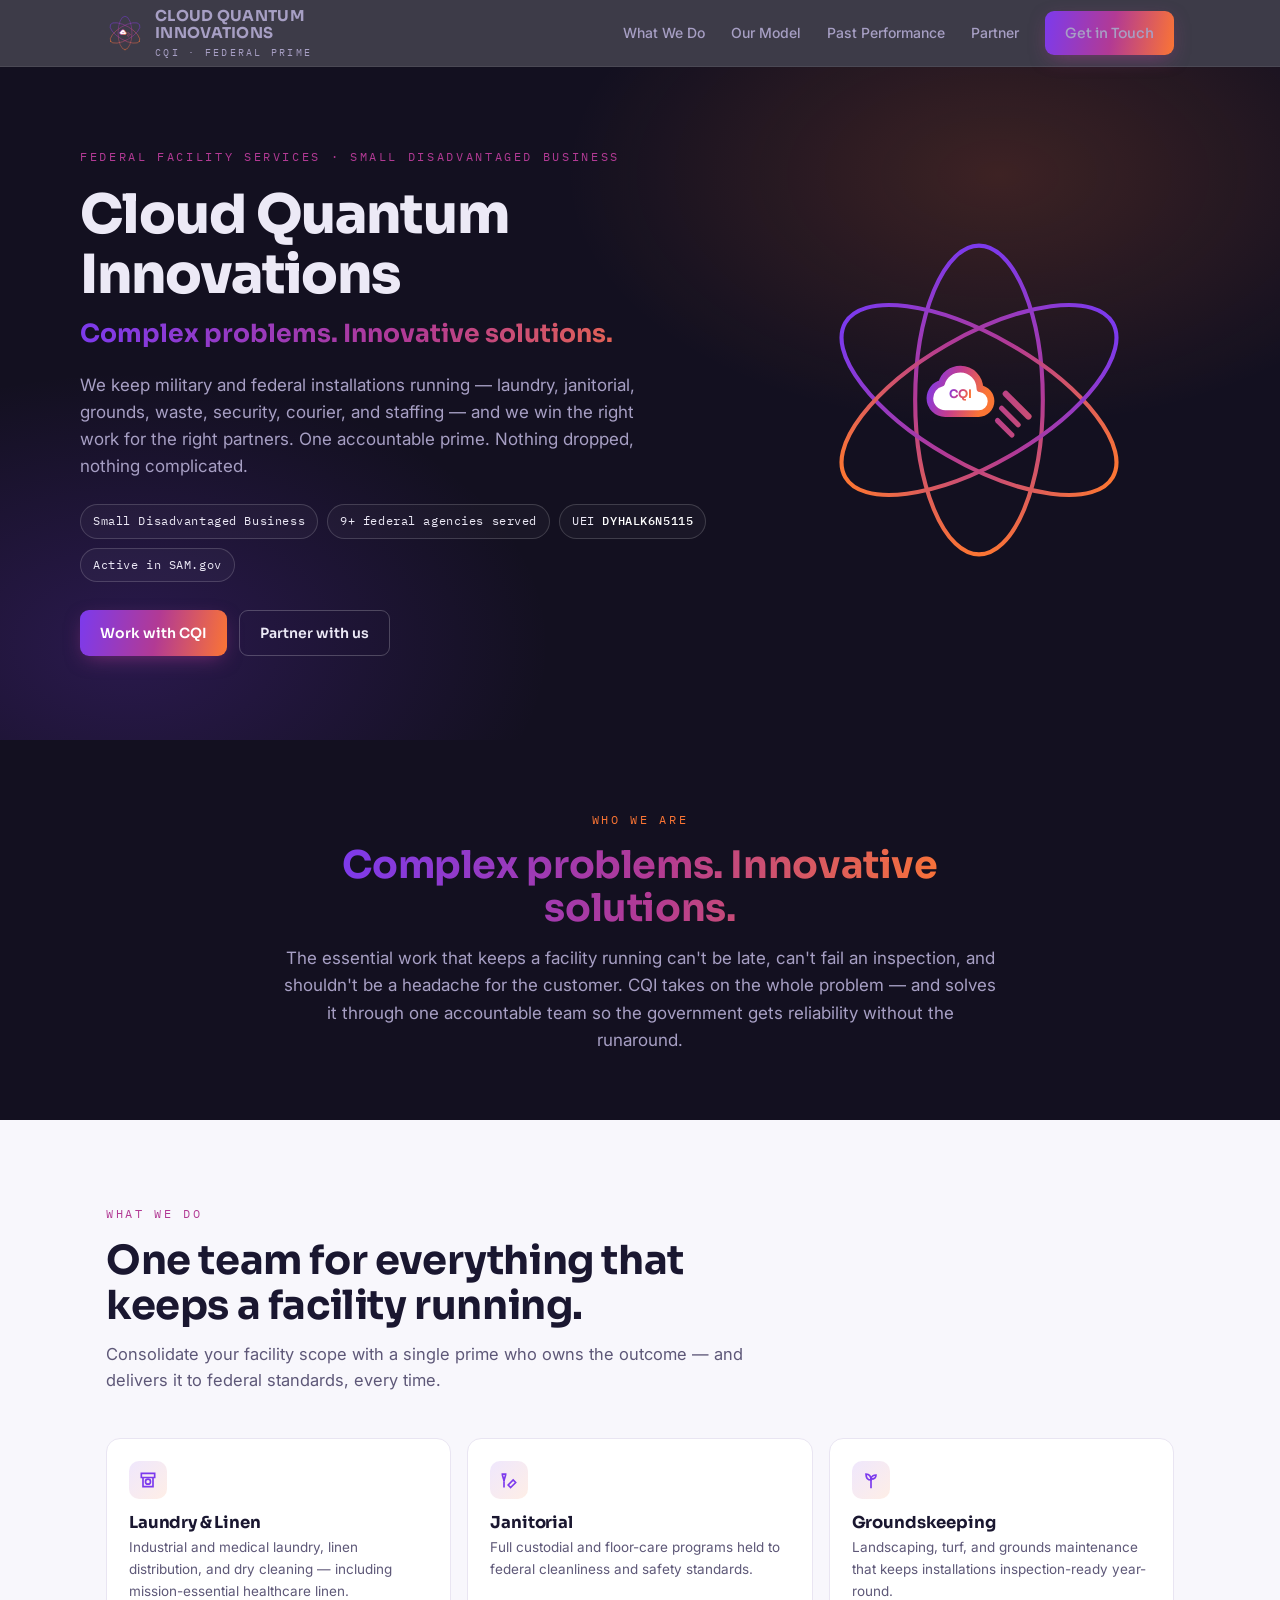
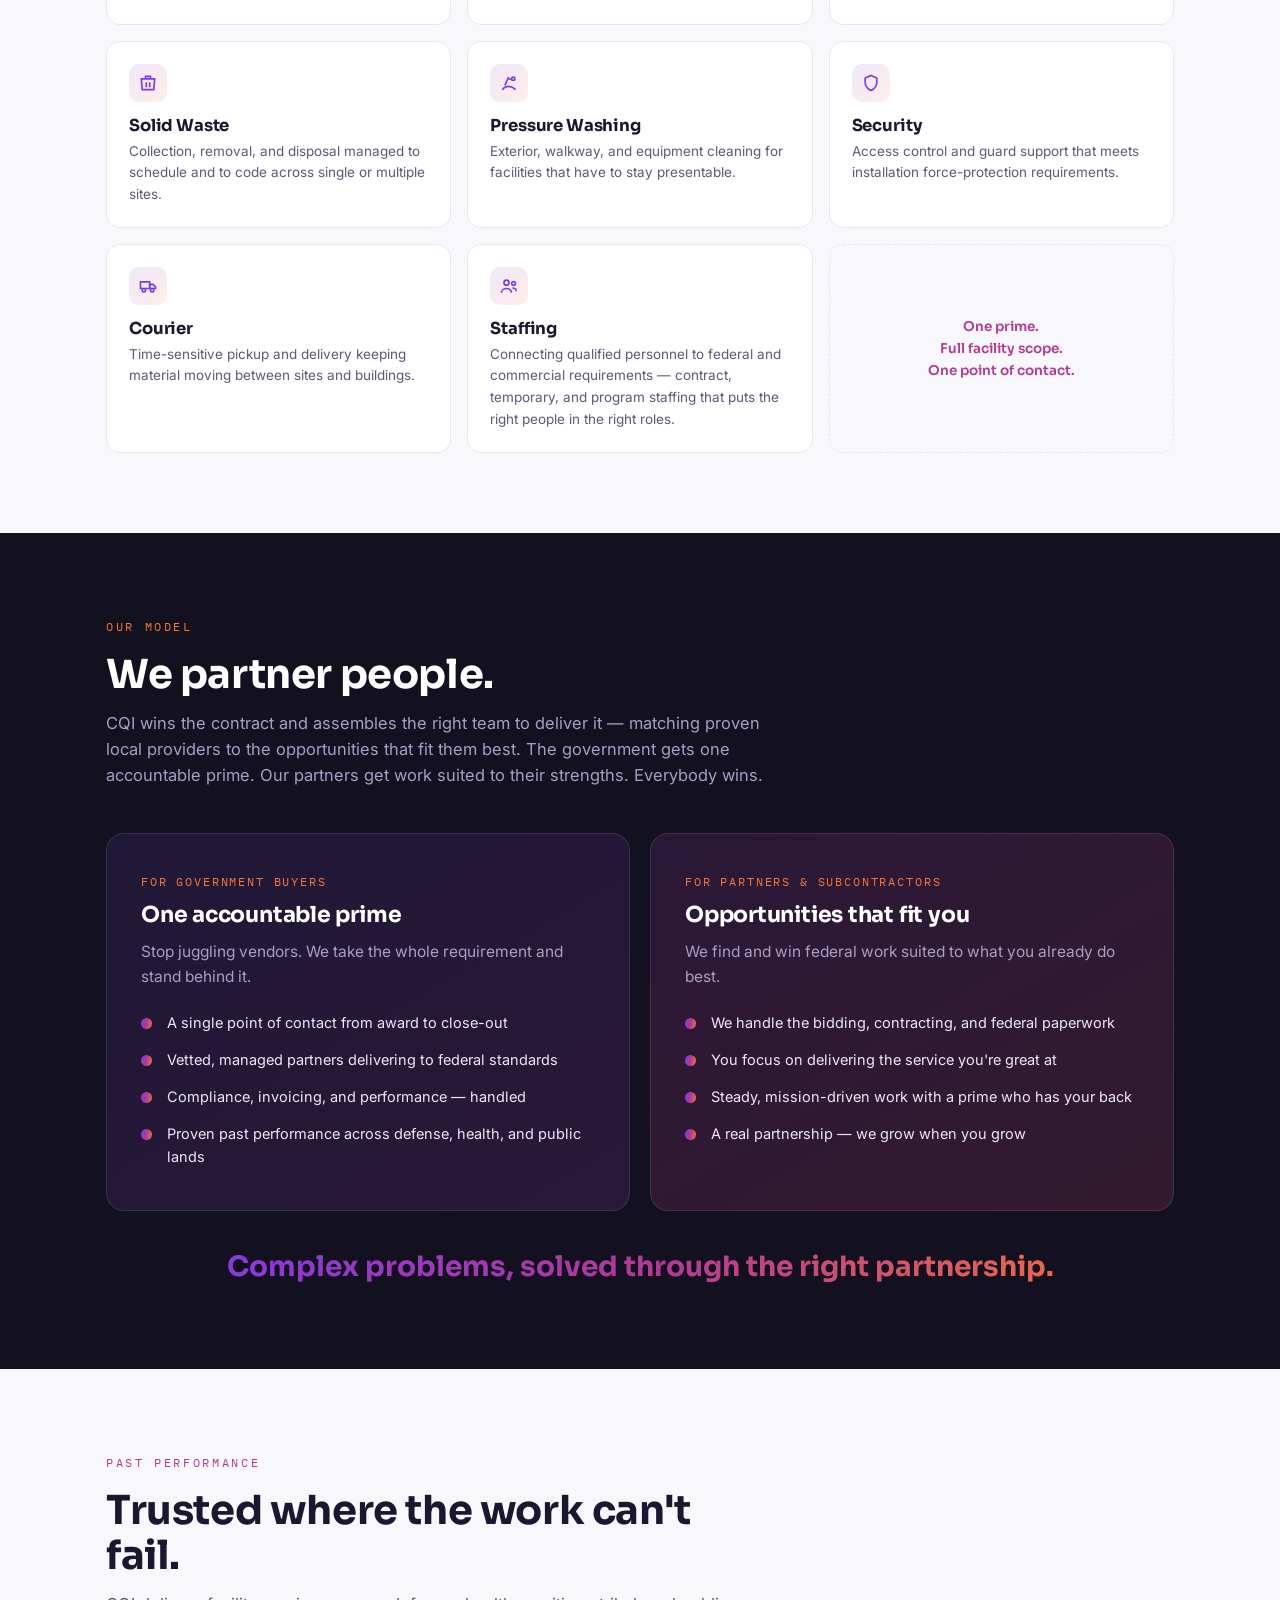
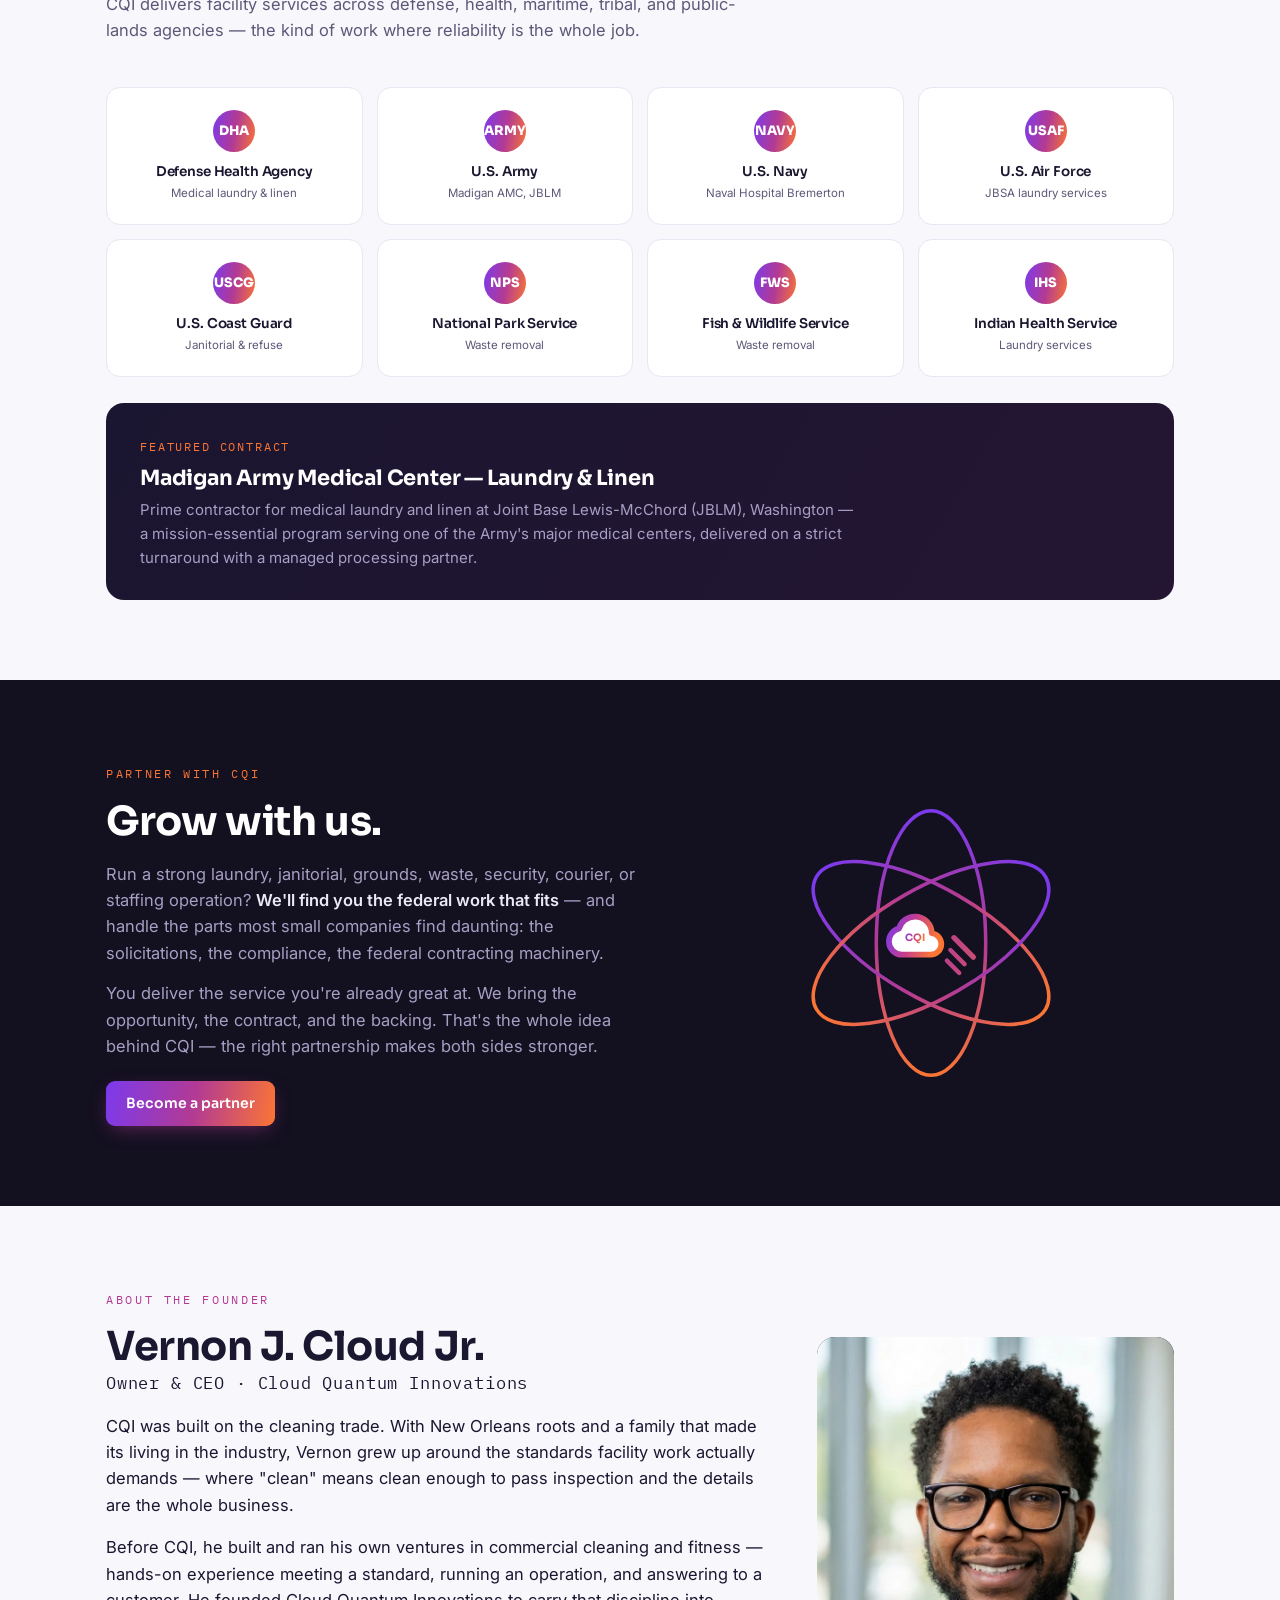
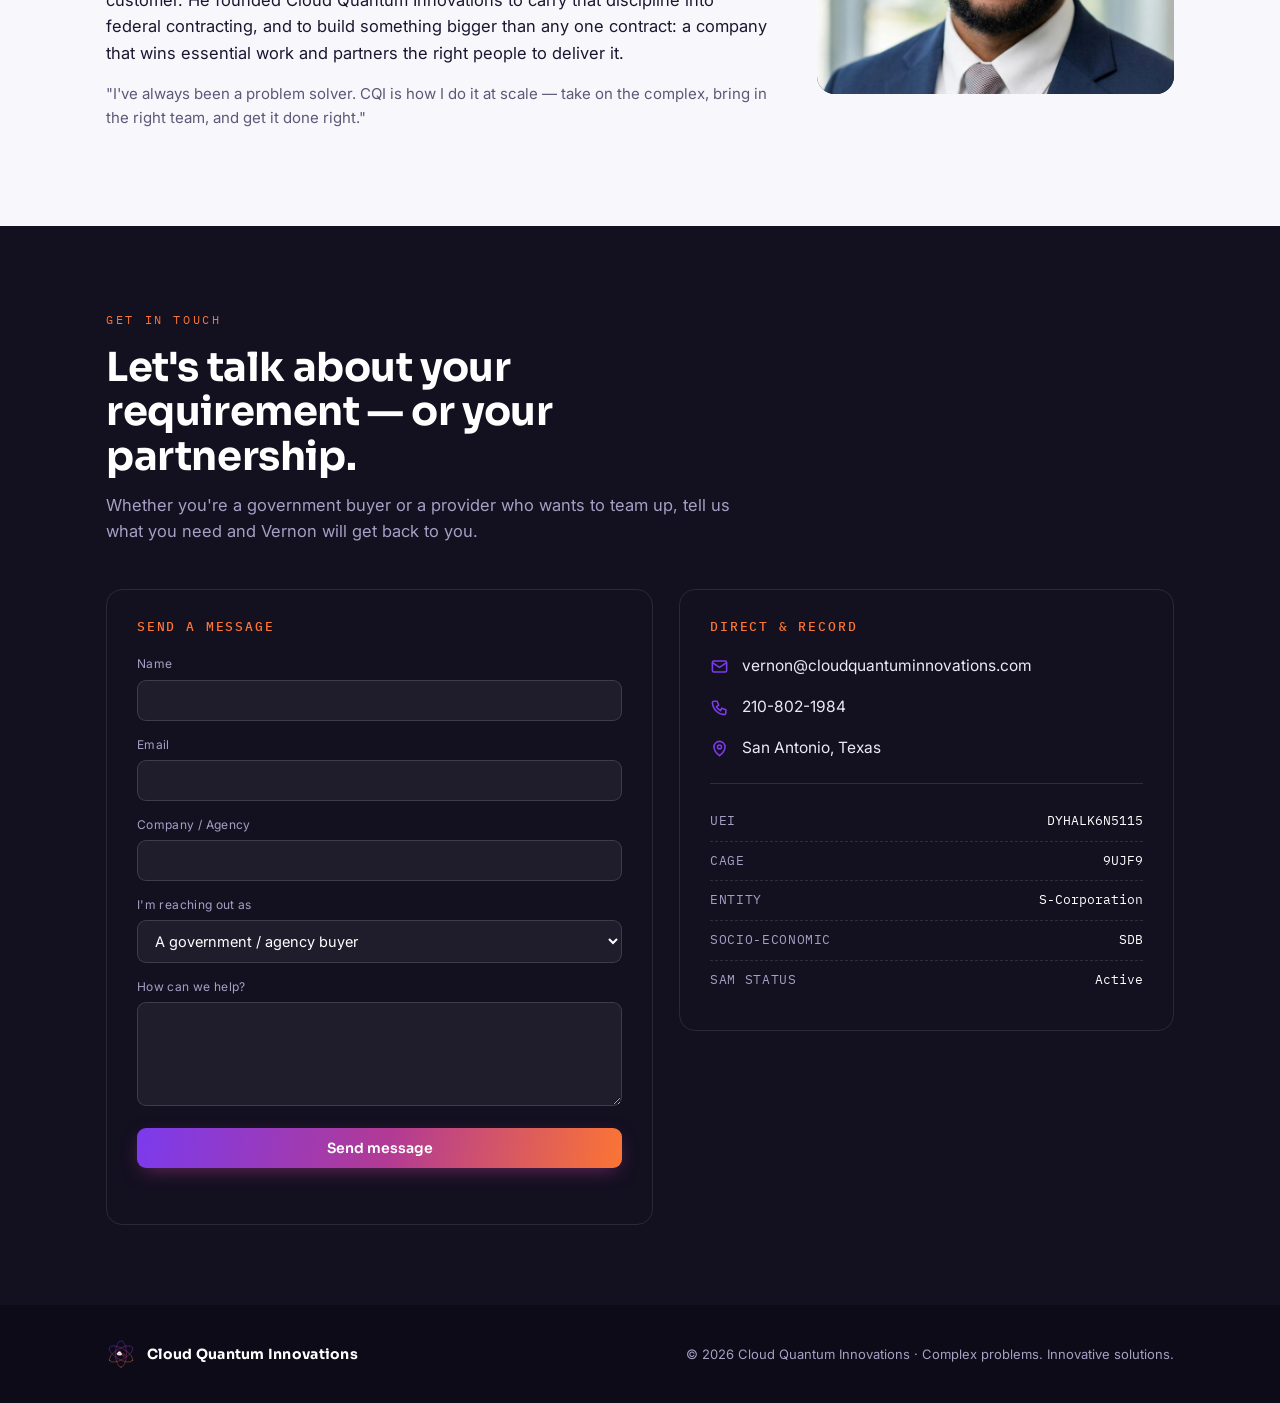
<file: index.html>
<!DOCTYPE html>
<html lang="en">
<head>
<meta charset="UTF-8">
<meta name="viewport" content="width=device-width, initial-scale=1.0">
<title>Cloud Quantum Innovations — Federal Facility Services | Complex Problems. Innovative Solutions.</title>
<meta name="description" content="Cloud Quantum Innovations (CQI) is a federal facility-services prime contractor and small disadvantaged business. We solve complex facility problems for military and federal installations — laundry, janitorial, grounds, waste, security, courier, staffing — and partner the right teams to deliver them.">
<link rel="canonical" href="https://cloudquantuminnovations.com/">
<link rel="icon" type="image/png" sizes="32x32" href="favicon-32.png">
<link rel="apple-touch-icon" href="apple-touch-icon.png">
<meta name="theme-color" content="#131020">
<meta property="og:type" content="website">
<meta property="og:site_name" content="Cloud Quantum Innovations">
<meta property="og:title" content="Cloud Quantum Innovations — Federal Facility Services">
<meta property="og:description" content="One accountable prime for laundry, janitorial, grounds, waste, security, courier and staffing at military and federal installations. San Antonio, TX · SDB · UEI DYHALK6N5115 · CAGE 9UJF9.">
<meta property="og:url" content="https://cloudquantuminnovations.com/">
<meta property="og:image" content="https://cloudquantuminnovations.com/og-image.png">
<meta property="og:image:width" content="1200">
<meta property="og:image:height" content="630">
<meta name="twitter:card" content="summary_large_image">
<script type="application/ld+json">
{"@context":"https://schema.org","@type":"Organization","name":"Cloud Quantum Innovations","alternateName":"CQI","url":"https://cloudquantuminnovations.com/","logo":"https://cloudquantuminnovations.com/icon-512.png","image":"https://cloudquantuminnovations.com/og-image.png","slogan":"Complex problems. Innovative solutions.","email":"vernon@cloudquantuminnovations.com","telephone":"+1-210-802-1984","address":{"@type":"PostalAddress","addressLocality":"San Antonio","addressRegion":"TX","addressCountry":"US"},"founder":{"@type":"Person","name":"Vernon J. Cloud Jr.","jobTitle":"Owner & CEO"},"identifier":[{"@type":"PropertyValue","propertyID":"UEI","value":"DYHALK6N5115"},{"@type":"PropertyValue","propertyID":"CAGE","value":"9UJF9"}]}
</script>
<link rel="preconnect" href="https://fonts.googleapis.com">
<link rel="preconnect" href="https://fonts.gstatic.com" crossorigin>
<link href="https://fonts.googleapis.com/css2?family=Sora:wght@400;600;700;800&family=Inter:wght@400;500;600&family=IBM+Plex+Mono:wght@400;500&display=swap" rel="stylesheet">
<style>
  :root{
    --ink:#131020;--ink2:#1A1530;--panel:#F8F7FC;--card:#FFFFFF;--line:#E9E5F2;
    --v:#7C3AED;--m:#B23A94;--o:#FB7534;
    --td:#ECE9F6;--mutd:#A79FC4;--tl:#1A1730;--mutl:#5E5878;
    --grad:linear-gradient(100deg,#7C3AED 0%,#B23A94 52%,#FB7534 100%);
    --maxw:1120px;
  }
  *{box-sizing:border-box;margin:0;padding:0}
  html{scroll-behavior:smooth}
  body{font-family:'Inter',system-ui,sans-serif;color:var(--tl);background:var(--card);line-height:1.6;-webkit-font-smoothing:antialiased}
  a{color:inherit;text-decoration:none}
  h1,h2,h3{font-family:'Sora',sans-serif;line-height:1.12;letter-spacing:-0.01em}
  .wrap{max-width:var(--maxw);margin:0 auto;padding:0 26px}
  .eyebrow{font-family:'IBM Plex Mono',monospace;font-size:12px;letter-spacing:.22em;text-transform:uppercase;color:var(--m)}
  .grad-text{background:var(--grad);-webkit-background-clip:text;background-clip:text;color:transparent}

  header{position:sticky;top:0;z-index:50;background:rgba(19,16,32,.82);backdrop-filter:blur(12px);border-bottom:1px solid rgba(255,255,255,.07)}
  .nav{display:flex;align-items:center;justify-content:space-between;height:66px}
  .brand{display:flex;align-items:center;gap:11px;color:var(--td)}
  .brand .mark{width:38px;height:38px;flex:none}
  .brand b{font-family:'Sora';font-weight:700;font-size:15px;letter-spacing:.02em;line-height:1.05}
  .brand span{display:block;font-family:'IBM Plex Mono',monospace;font-size:9.5px;letter-spacing:.24em;color:var(--mutd);text-transform:uppercase;margin-top:2px}
  .navlinks{display:flex;align-items:center;gap:26px}
  .navlinks a{color:var(--mutd);font-size:14px;font-weight:500;transition:color .2s}
  .navlinks a:hover{color:var(--td)}
  .btn{display:inline-flex;align-items:center;gap:8px;font-family:'Sora';font-weight:600;font-size:14px;padding:11px 20px;border-radius:9px;transition:transform .15s,box-shadow .2s;white-space:nowrap;cursor:pointer;border:none}
  .btn-grad{background:var(--grad);color:#fff;box-shadow:0 6px 20px -6px rgba(178,58,148,.6)}
  .btn-grad:hover{transform:translateY(-1px);box-shadow:0 10px 26px -6px rgba(178,58,148,.7)}
  .btn-ghost{border:1px solid rgba(255,255,255,.22);color:var(--td);background:transparent}
  .btn-ghost:hover{border-color:rgba(255,255,255,.5)}

  .hero{position:relative;background:var(--ink);color:var(--td);overflow:hidden}
  .hero::before{content:"";position:absolute;inset:0;background:
      radial-gradient(720px 420px at 78% 16%,rgba(251,117,52,.18),transparent 60%),
      radial-gradient(680px 440px at 10% 86%,rgba(124,58,237,.22),transparent 62%)}
  .hero-inner{position:relative;display:grid;grid-template-columns:1.18fr .82fr;gap:40px;align-items:center;padding:76px 0 84px}
  .hero h1{font-size:clamp(34px,4.6vw,54px);font-weight:800;margin:16px 0 8px;letter-spacing:-.02em}
  .hero .tag{font-family:'Sora';font-weight:700;font-size:clamp(18px,2.3vw,25px);margin-bottom:18px}
  .hero p.lead{color:var(--mutd);font-size:17px;max-width:34em;margin-bottom:24px}
  .chips{display:flex;flex-wrap:wrap;gap:9px;margin-bottom:28px}
  .chip{font-family:'IBM Plex Mono',monospace;font-size:11.5px;letter-spacing:.05em;padding:7px 12px;border:1px solid rgba(255,255,255,.16);border-radius:100px;color:var(--td);background:rgba(255,255,255,.03)}
  .chip b{color:#fff;font-weight:500}
  .hero-cta{display:flex;gap:12px;flex-wrap:wrap}
  .heromark{justify-self:center;width:100%;max-width:350px}

  section{padding:80px 0}
  .sec-head{max-width:660px;margin-bottom:44px}
  .sec-head h2{font-size:clamp(28px,3.6vw,40px);font-weight:700;margin:14px 0 12px}
  .sec-head p{color:var(--mutl);font-size:16.5px}
  .light{background:var(--panel)}
  .dark{background:var(--ink);color:var(--td)}
  .dark .sec-head h2{color:#fff}.dark .sec-head p{color:var(--mutd)}

  /* promise band */
  .promise{background:var(--ink);color:var(--td);text-align:center;padding:66px 0}
  .promise h2{font-size:clamp(26px,3.4vw,38px);font-weight:700;max-width:16em;margin:12px auto 16px}
  .promise p{color:var(--mutd);font-size:17px;max-width:42em;margin:0 auto}

  .cap-grid{display:grid;grid-template-columns:repeat(3,1fr);gap:16px}
  .cap{background:var(--card);border:1px solid var(--line);border-radius:14px;padding:22px;transition:border-color .2s,transform .2s,box-shadow .2s}
  .cap:hover{border-color:transparent;transform:translateY(-3px);box-shadow:0 16px 40px -20px rgba(124,58,237,.45)}
  .cap .ic{width:38px;height:38px;border-radius:10px;display:grid;place-items:center;background:linear-gradient(135deg,rgba(124,58,237,.12),rgba(251,117,52,.12));margin-bottom:15px}
  .cap .ic svg{width:20px;height:20px}
  .cap h3{font-size:16.5px;font-weight:700;margin-bottom:5px}
  .cap p{font-size:13.5px;color:var(--mutl)}

  /* model / partnership */
  .model-grid{display:grid;grid-template-columns:1fr 1fr;gap:20px;margin-top:10px}
  .mcard{border-radius:18px;padding:34px;border:1px solid rgba(255,255,255,.1)}
  .mcard .tagn{font-family:'IBM Plex Mono',monospace;font-size:11.5px;letter-spacing:.16em;text-transform:uppercase;color:var(--o)}
  .mcard h3{font-size:22px;color:#fff;margin:10px 0 12px}
  .mcard p{color:var(--mutd);font-size:15.5px;margin-bottom:14px}
  .mcard ul{list-style:none}
  .mcard li{color:var(--td);font-size:14.5px;padding:7px 0 7px 26px;position:relative}
  .mcard li::before{content:"";position:absolute;left:0;top:14px;width:11px;height:11px;border-radius:50%;background:var(--grad)}
  .model-underline{text-align:center;margin-top:34px;font-family:'Sora';font-weight:700;font-size:clamp(20px,2.6vw,28px)}

  .pp-grid{display:grid;grid-template-columns:repeat(4,1fr);gap:14px;margin-bottom:26px}
  .agency{background:var(--card);border:1px solid var(--line);border-radius:14px;padding:22px 16px;text-align:center}
  .agency .seal{width:42px;height:42px;margin:0 auto 11px;border-radius:50%;background:var(--grad);display:grid;place-items:center;color:#fff;font-family:'Sora';font-weight:800;font-size:13px}
  .agency h3{font-size:13.5px;font-weight:600;line-height:1.3}
  .agency p{font-size:11.5px;color:var(--mutl);margin-top:3px}
  .featured{display:flex;gap:26px;align-items:center;background:linear-gradient(120deg,#1A1530,#241633);color:var(--td);border-radius:18px;padding:30px 34px}
  .featured .tagn{font-family:'IBM Plex Mono',monospace;font-size:11.5px;letter-spacing:.16em;color:var(--o);text-transform:uppercase}
  .featured h3{font-size:21px;color:#fff;margin:8px 0 8px}
  .featured p{color:var(--mutd);font-size:15px;max-width:48em}

  /* partner band */
  .partner-inner{display:grid;grid-template-columns:1fr .9fr;gap:44px;align-items:center}
  .partner-inner .mk{width:78%;max-width:300px;justify-self:center}
  .partner h2{font-size:clamp(28px,3.6vw,40px);font-weight:700;margin:14px 0 16px;color:#fff}
  .partner p{color:var(--mutd);font-size:16.5px;margin-bottom:14px}
  .partner .k{color:var(--td);font-weight:600}

  .about-grid{display:grid;grid-template-columns:1.3fr .7fr;gap:48px;align-items:center}
  .about p{font-size:16.5px;color:var(--tl);margin-bottom:16px}
  .about p.muted{color:var(--mutl);font-size:15px}
  .role-line{font-family:'IBM Plex Mono',monospace;font-size:12.5px;letter-spacing:.05em;color:var(--mutl);margin:-6px 0 18px}
  .about .portrait{position:relative;aspect-ratio:1;border-radius:18px;background:var(--ink);display:grid;place-items:center;overflow:hidden}
  .about .portrait svg{width:64%}
  .founder-photo{position:absolute;inset:0;width:100%;height:100%;object-fit:cover}

  .contact{background:var(--ink);color:var(--td)}
  .contact .sec-head h2{color:#fff}.contact .sec-head p{color:var(--mutd)}
  .contact-grid{display:grid;grid-template-columns:1.05fr .95fr;gap:26px;align-items:start}
  .cbox{border:1px solid rgba(255,255,255,.1);border-radius:16px;padding:30px}
  .cbox h3{font-size:13px;font-family:'IBM Plex Mono',monospace;letter-spacing:.14em;text-transform:uppercase;color:var(--o);margin-bottom:20px;font-weight:500}
  .cform label{display:block;font-size:12px;color:var(--mutd);margin:0 0 6px;letter-spacing:.03em}
  .cform input,.cform select,.cform textarea{width:100%;background:rgba(255,255,255,.05);border:1px solid rgba(255,255,255,.14);border-radius:9px;padding:11px 13px;color:#fff;font-family:'Inter';font-size:14.5px;margin-bottom:14px}
  .cform textarea{min-height:104px;resize:vertical}
  .cform input:focus,.cform select:focus,.cform textarea:focus{outline:none;border-color:var(--m)}
  .cform select option{color:#111}
  .cform button{width:100%;justify-content:center}
  #cf-msg{margin-top:12px;font-size:14px;color:var(--o);min-height:1em}
  .cline{display:flex;align-items:center;gap:13px;margin-bottom:16px}
  .cline svg{width:19px;height:19px;flex:none;color:var(--v)}
  .cline a,.cline span{font-size:15.5px;color:var(--td)}.cline a:hover{color:#fff}
  .record{font-family:'IBM Plex Mono',monospace;font-size:13px;margin-top:22px;border-top:1px solid rgba(255,255,255,.12);padding-top:18px}
  .record .row{display:flex;justify-content:space-between;gap:16px;padding:9px 0;border-bottom:1px dashed rgba(255,255,255,.12)}
  .record .row:last-child{border-bottom:none}
  .record .k{color:var(--mutd);letter-spacing:.05em}.record .val{color:#fff;text-align:right}

  footer{background:#0E0B18;color:var(--mutd);padding:34px 0}
  .foot{display:flex;justify-content:space-between;align-items:center;gap:16px;flex-wrap:wrap;font-size:13px}
  .foot .brand b{font-size:14px}

  .reveal{opacity:0;transform:translateY(18px);transition:opacity .7s ease,transform .7s ease}
  .reveal.in{opacity:1;transform:none}

  @media(max-width:860px){
    .navlinks{display:none}
    .hero-inner{grid-template-columns:1fr;gap:24px;padding:54px 0 60px}
    .heromark{grid-row:1;max-width:220px}
    .cap-grid{grid-template-columns:1fr 1fr}
    .model-grid{grid-template-columns:1fr}
    .pp-grid{grid-template-columns:1fr 1fr}
    .featured{flex-direction:column;text-align:center}
    .partner-inner{grid-template-columns:1fr}.partner-inner .mk{grid-row:1;max-width:200px}
    .about-grid{grid-template-columns:1fr}.about .portrait{max-width:260px;margin:0 auto}
    .contact-grid{grid-template-columns:1fr}
  }
  @media(prefers-reduced-motion:reduce){.fly,.s1,.s2,.s3{animation:none!important}.reveal{transition:none;opacity:1;transform:none}}

  .fly{transform-box:fill-box;transform-origin:center;animation:fly 2.8s ease-in-out infinite}
  @keyframes fly{0%,100%{transform:translate(0,0) rotate(0)}50%{transform:translate(-3px,-4px) rotate(-1.4deg)}}
  .s1{animation:st 1.2s linear infinite}.s2{animation:st 1.2s linear infinite;animation-delay:.4s}.s3{animation:st 1.2s linear infinite;animation-delay:.8s}
  @keyframes st{0%{transform:translate(-5px,-5px);opacity:0}25%{opacity:1}100%{transform:translate(10px,10px);opacity:0}}
</style>
<noscript><style>.reveal{opacity:1!important;transform:none!important}</style></noscript>
</head>
<body>

<svg width="0" height="0" style="position:absolute" aria-hidden="true"><defs>
  <linearGradient id="og" gradientUnits="userSpaceOnUse" x1="50" y1="200" x2="350" y2="200">
    <stop offset="0" stop-color="#7C3AED"/><stop offset=".5" stop-color="#B23A94"/><stop offset="1" stop-color="#FB7534"/>
  </linearGradient>
  <linearGradient id="cg" x1="0" y1="0" x2="1" y2=".25">
    <stop offset="0" stop-color="#7C3AED"/><stop offset=".5" stop-color="#C43D8E"/><stop offset="1" stop-color="#FB7534"/>
  </linearGradient>
  <g id="cqimark" transform="translate(-30,-30)">
    <g fill="none" stroke="url(#og)" stroke-width="4" stroke-linecap="round">
      <ellipse cx="200" cy="200" rx="150" ry="62" transform="rotate(90 200 200)"/>
      <ellipse cx="200" cy="200" rx="150" ry="62" transform="rotate(30 200 200)"/>
      <ellipse cx="200" cy="200" rx="150" ry="62" transform="rotate(150 200 200)"/>
    </g>
    <g stroke="url(#og)" stroke-linecap="round" fill="none">
      <line class="s1" x1="238" y1="224" x2="222" y2="208" stroke-width="5"/>
      <line class="s2" x1="248" y1="216" x2="226" y2="194" stroke-width="6"/>
      <line class="s3" x1="232" y1="234" x2="218" y2="220" stroke-width="5"/>
    </g>
    <g class="fly">
      <path d="M6.5 20q-2.28 0-3.89-1.61T1 14.5q0-1.95 1.17-3.48t3.05-1.95q.63-2.3 2.5-3.68T12 4q2.9 0 4.94 2.06T19 11q1.73.2 2.86 1.5T23 15.5q0 1.87-1.32 3.19T18.5 20z"
        transform="translate(182,193) scale(2.7) translate(-12,-12.5)" fill="#fff" stroke="url(#cg)" stroke-width="2.4" stroke-linejoin="round"/>
      <text x="182" y="198" text-anchor="middle" font-family="Sora,sans-serif" font-weight="700" font-size="11.5" fill="url(#cg)">CQI</text>
    </g>
  </g>
</defs></svg>

<header>
  <div class="wrap nav">
    <a class="brand" href="#top" aria-label="Cloud Quantum Innovations home">
      <svg class="mark" viewBox="0 0 340 340"><use href="#cqimark"/></svg>
      <span><b>CLOUD QUANTUM<br>INNOVATIONS</b><span>CQI · Federal Prime</span></span>
    </a>
    <nav class="navlinks">
      <a href="#capabilities">What We Do</a>
      <a href="#model">Our Model</a>
      <a href="#past-performance">Past Performance</a>
      <a href="#partner">Partner</a>
      <a class="btn btn-grad" href="#contact">Get in Touch</a>
    </nav>
  </div>
</header>

<div class="hero" id="top">
  <div class="wrap hero-inner">
    <div>
      <span class="eyebrow">Federal Facility Services · Small Disadvantaged Business</span>
      <h1>Cloud Quantum Innovations</h1>
      <div class="tag grad-text">Complex problems. Innovative solutions.</div>
      <p class="lead">We keep military and federal installations running — laundry, janitorial, grounds, waste, security, courier, and staffing — and we win the right work for the right partners. One accountable prime. Nothing dropped, nothing complicated.</p>
      <div class="chips">
        <span class="chip">Small Disadvantaged Business</span>
        <span class="chip">9+ federal agencies served</span>
        <span class="chip">UEI <b>DYHALK6N5115</b></span>
        <span class="chip">Active in SAM.gov</span>
      </div>
      <div class="hero-cta">
        <a class="btn btn-grad" href="#contact">Work with CQI</a>
        <a class="btn btn-ghost" href="#partner">Partner with us</a>
      </div>
    </div>
    <svg class="heromark" viewBox="0 0 340 340" role="img" aria-label="Cloud Quantum Innovations logo"><use href="#cqimark"/></svg>
  </div>
</div>

<!-- PROMISE -->
<div class="promise">
  <div class="wrap">
    <span class="eyebrow" style="color:var(--o)">Who We Are</span>
    <h2 class="grad-text">Complex problems. Innovative solutions.</h2>
    <p>The essential work that keeps a facility running can't be late, can't fail an inspection, and shouldn't be a headache for the customer. CQI takes on the whole problem — and solves it through one accountable team so the government gets reliability without the runaround.</p>
  </div>
</div>

<!-- CAPABILITIES -->
<section id="capabilities" class="light">
  <div class="wrap">
    <div class="sec-head reveal">
      <span class="eyebrow">What We Do</span>
      <h2>One team for everything that keeps a facility running.</h2>
      <p>Consolidate your facility scope with a single prime who owns the outcome — and delivers it to federal standards, every time.</p>
    </div>
    <div class="cap-grid">
      <div class="cap reveal"><div class="ic"><svg viewBox="0 0 24 24" fill="none" stroke="url(#og)" stroke-width="2"><path d="M4 4h16v5H4z"/><path d="M6 9v11h12V9"/><circle cx="12" cy="14" r="3"/></svg></div><h3>Laundry &amp; Linen</h3><p>Industrial and medical laundry, linen distribution, and dry cleaning — including mission-essential healthcare linen.</p></div>
      <div class="cap reveal"><div class="ic"><svg viewBox="0 0 24 24" fill="none" stroke="url(#og)" stroke-width="2"><path d="M6 21v-7"/><path d="M6 14c0-4 2-6 2-9h-4c0 3 2 5 2 9z"/><path d="M14 21l6-6-3-3-6 6z"/></svg></div><h3>Janitorial</h3><p>Full custodial and floor-care programs held to federal cleanliness and safety standards.</p></div>
      <div class="cap reveal"><div class="ic"><svg viewBox="0 0 24 24" fill="none" stroke="url(#og)" stroke-width="2"><path d="M12 22V12"/><path d="M12 12c-4 0-6-3-6-7 4 0 6 3 6 7z"/><path d="M12 10c1-3 3-4 6-4 0 3-2 5-6 5z"/></svg></div><h3>Groundskeeping</h3><p>Landscaping, turf, and grounds maintenance that keeps installations inspection-ready year-round.</p></div>
      <div class="cap reveal"><div class="ic"><svg viewBox="0 0 24 24" fill="none" stroke="url(#og)" stroke-width="2"><path d="M4 7h16l-1 13H5z"/><path d="M9 7V4h6v3"/><path d="M10 11v6M14 11v6"/></svg></div><h3>Solid Waste</h3><p>Collection, removal, and disposal managed to schedule and to code across single or multiple sites.</p></div>
      <div class="cap reveal"><div class="ic"><svg viewBox="0 0 24 24" fill="none" stroke="url(#og)" stroke-width="2"><path d="M7 15l4-9 3 2"/><circle cx="17" cy="7" r="2"/><path d="M4 20c2-3 5-4 8-4s5 1 8 4"/></svg></div><h3>Pressure Washing</h3><p>Exterior, walkway, and equipment cleaning for facilities that have to stay presentable.</p></div>
      <div class="cap reveal"><div class="ic"><svg viewBox="0 0 24 24" fill="none" stroke="url(#og)" stroke-width="2"><path d="M12 3l7 3v5c0 5-3 8-7 10-4-2-7-5-7-10V6z"/></svg></div><h3>Security</h3><p>Access control and guard support that meets installation force-protection requirements.</p></div>
      <div class="cap reveal"><div class="ic"><svg viewBox="0 0 24 24" fill="none" stroke="url(#og)" stroke-width="2"><path d="M3 7h11v8H3z"/><path d="M14 10h4l3 3v2h-7z"/><circle cx="7" cy="17" r="2"/><circle cx="17" cy="17" r="2"/></svg></div><h3>Courier</h3><p>Time-sensitive pickup and delivery keeping material moving between sites and buildings.</p></div>
      <div class="cap reveal"><div class="ic"><svg viewBox="0 0 24 24" fill="none" stroke="url(#og)" stroke-width="2"><circle cx="9" cy="8" r="3"/><path d="M3 20c0-3.3 3-5 6-5s6 1.7 6 5"/><circle cx="17.5" cy="9" r="2.2"/><path d="M16 14.4c2.6 0 4.7 1.4 4.7 3.9"/></svg></div><h3>Staffing</h3><p>Connecting qualified personnel to federal and commercial requirements — contract, temporary, and program staffing that puts the right people in the right roles.</p></div>
      <div class="cap reveal" style="display:grid;place-items:center;background:transparent;border:1px dashed var(--line)"><p style="text-align:center;font-family:'Sora';font-weight:600;color:var(--m)">One prime.<br>Full facility scope.<br>One point of contact.</p></div>
    </div>
  </div>
</section>

<!-- MODEL -->
<section id="model" class="dark">
  <div class="wrap">
    <div class="sec-head reveal">
      <span class="eyebrow" style="color:var(--o)">Our Model</span>
      <h2>We partner people.</h2>
      <p>CQI wins the contract and assembles the right team to deliver it — matching proven local providers to the opportunities that fit them best. The government gets one accountable prime. Our partners get work suited to their strengths. Everybody wins.</p>
    </div>
    <div class="model-grid">
      <div class="mcard reveal" style="background:linear-gradient(150deg,#1E1836,#2A1838)">
        <span class="tagn">For Government Buyers</span>
        <h3>One accountable prime</h3>
        <p>Stop juggling vendors. We take the whole requirement and stand behind it.</p>
        <ul>
          <li>A single point of contact from award to close-out</li>
          <li>Vetted, managed partners delivering to federal standards</li>
          <li>Compliance, invoicing, and performance — handled</li>
          <li>Proven past performance across defense, health, and public lands</li>
        </ul>
      </div>
      <div class="mcard reveal" style="background:linear-gradient(150deg,#2A1838,#331A2E)">
        <span class="tagn">For Partners &amp; Subcontractors</span>
        <h3>Opportunities that fit you</h3>
        <p>We find and win federal work suited to what you already do best.</p>
        <ul>
          <li>We handle the bidding, contracting, and federal paperwork</li>
          <li>You focus on delivering the service you're great at</li>
          <li>Steady, mission-driven work with a prime who has your back</li>
          <li>A real partnership — we grow when you grow</li>
        </ul>
      </div>
    </div>
    <p class="model-underline grad-text">Complex problems, solved through the right partnership.</p>
  </div>
</section>

<!-- PAST PERFORMANCE -->
<section id="past-performance" class="light">
  <div class="wrap">
    <div class="sec-head reveal">
      <span class="eyebrow">Past Performance</span>
      <h2>Trusted where the work can't fail.</h2>
      <p>CQI delivers facility services across defense, health, maritime, tribal, and public-lands agencies — the kind of work where reliability is the whole job.</p>
    </div>
    <div class="pp-grid">
      <div class="agency reveal"><div class="seal">DHA</div><h3>Defense Health Agency</h3><p>Medical laundry &amp; linen</p></div>
      <div class="agency reveal"><div class="seal">ARMY</div><h3>U.S. Army</h3><p>Madigan AMC, JBLM</p></div>
      <div class="agency reveal"><div class="seal">NAVY</div><h3>U.S. Navy</h3><p>Naval Hospital Bremerton</p></div>
      <div class="agency reveal"><div class="seal">USAF</div><h3>U.S. Air Force</h3><p>JBSA laundry services</p></div>
      <div class="agency reveal"><div class="seal">USCG</div><h3>U.S. Coast Guard</h3><p>Janitorial &amp; refuse</p></div>
      <div class="agency reveal"><div class="seal">NPS</div><h3>National Park Service</h3><p>Waste removal</p></div>
      <div class="agency reveal"><div class="seal">FWS</div><h3>Fish &amp; Wildlife Service</h3><p>Waste removal</p></div>
      <div class="agency reveal"><div class="seal">IHS</div><h3>Indian Health Service</h3><p>Laundry services</p></div>
    </div>
    <div class="featured reveal">
      <div>
        <span class="tagn">Featured Contract</span>
        <h3>Madigan Army Medical Center — Laundry &amp; Linen</h3>
        <p>Prime contractor for medical laundry and linen at Joint Base Lewis-McChord (JBLM), Washington — a mission-essential program serving one of the Army's major medical centers, delivered on a strict turnaround with a managed processing partner.</p>
      </div>
    </div>
  </div>
</section>

<!-- PARTNER -->
<section id="partner" class="dark">
  <div class="wrap partner-inner">
    <div class="reveal partner">
      <span class="eyebrow" style="color:var(--o)">Partner With CQI</span>
      <h2>Grow with us.</h2>
      <p>Run a strong laundry, janitorial, grounds, waste, security, courier, or staffing operation? <span class="k">We'll find you the federal work that fits</span> — and handle the parts most small companies find daunting: the solicitations, the compliance, the federal contracting machinery.</p>
      <p>You deliver the service you're already great at. We bring the opportunity, the contract, and the backing. That's the whole idea behind CQI — the right partnership makes both sides stronger.</p>
      <a class="btn btn-grad" href="#contact" style="margin-top:8px">Become a partner</a>
    </div>
    <svg class="mk" viewBox="0 0 340 340" aria-hidden="true"><use href="#cqimark"/></svg>
  </div>
</section>

<!-- ABOUT -->
<section id="about" class="light about">
  <div class="wrap about-grid">
    <div class="reveal">
      <span class="eyebrow">About the Founder</span>
      <h2 style="font-size:clamp(28px,3.6vw,40px);margin:14px 0 6px">Vernon J. Cloud Jr.</h2>
      <p class="role-line">Owner &amp; CEO · Cloud Quantum Innovations</p>
      <p>CQI was built on the cleaning trade. With New Orleans roots and a family that made its living in the industry, Vernon grew up around the standards facility work actually demands — where "clean" means clean enough to pass inspection and the details are the whole business.</p>
      <p>Before CQI, he built and ran his own ventures in commercial cleaning and fitness — hands-on experience meeting a standard, running an operation, and answering to a customer. He founded Cloud Quantum Innovations to carry that discipline into federal contracting, and to build something bigger than any one contract: a company that wins essential work and partners the right people to deliver it.</p>
      <p class="muted">"I've always been a problem solver. CQI is how I do it at scale — take on the complex, bring in the right team, and get it done right."</p>
    </div>
    <div class="portrait reveal">
      <img class="founder-photo" src="founder.jpg" alt="Vernon J. Cloud Jr., Founder &amp; CEO" onerror="this.remove()">
      <svg viewBox="0 0 340 340" aria-hidden="true"><use href="#cqimark"/></svg>
    </div>
  </div>
</section>

<!-- CONTACT -->
<section id="contact" class="contact">
  <div class="wrap">
    <div class="sec-head reveal">
      <span class="eyebrow" style="color:var(--o)">Get in Touch</span>
      <h2>Let's talk about your requirement — or your partnership.</h2>
      <p>Whether you're a government buyer or a provider who wants to team up, tell us what you need and Vernon will get back to you.</p>
    </div>
    <div class="contact-grid">
      <div class="cbox reveal">
        <h3>Send a message</h3>
        <form id="cf" class="cform" action="https://formspree.io/f/mbdvrbpk" method="POST">
          <input type="hidden" name="_subject" value="New inquiry from cloudquantuminnovations.com">
          <label>Name</label><input name="name" required>
          <label>Email</label><input type="email" name="email" required>
          <label>Company / Agency</label><input name="organization">
          <label>I'm reaching out as</label>
          <select name="i_am">
            <option>A government / agency buyer</option>
            <option>A potential partner or subcontractor</option>
            <option>A prime looking for a teammate</option>
            <option>Other</option>
          </select>
          <label>How can we help?</label><textarea name="message" required></textarea>
          <button class="btn btn-grad" type="submit">Send message</button>
          <div id="cf-msg" role="status"></div>
        </form>
      </div>
      <div class="cbox reveal">
        <h3>Direct &amp; record</h3>
        <div class="cline"><svg viewBox="0 0 24 24" fill="none" stroke="currentColor" stroke-width="2"><rect x="3" y="5" width="18" height="14" rx="2"/><path d="M3 7l9 6 9-6"/></svg><a href="mailto:vernon@cloudquantuminnovations.com">vernon@cloudquantuminnovations.com</a></div>
        <div class="cline"><svg viewBox="0 0 24 24" fill="none" stroke="currentColor" stroke-width="2"><path d="M5 4h4l2 5-3 2a12 12 0 0 0 5 5l2-3 5 2v4a2 2 0 0 1-2 2A16 16 0 0 1 3 6a2 2 0 0 1 2-2z"/></svg><a href="tel:2108021984">210-802-1984</a></div>
        <div class="cline"><svg viewBox="0 0 24 24" fill="none" stroke="currentColor" stroke-width="2"><path d="M12 21s7-5.5 7-11a7 7 0 0 0-14 0c0 5.5 7 11 7 11z"/><circle cx="12" cy="10" r="2.5"/></svg><span>San Antonio, Texas</span></div>
        <div class="record">
          <div class="row"><span class="k">UEI</span><span class="val">DYHALK6N5115</span></div>
          <div class="row"><span class="k">CAGE</span><span class="val">9UJF9</span></div>
          <div class="row"><span class="k">ENTITY</span><span class="val">S-Corporation</span></div>
          <div class="row"><span class="k">SOCIO-ECONOMIC</span><span class="val">SDB</span></div>
          <div class="row"><span class="k">SAM STATUS</span><span class="val">Active</span></div>
        </div>
      </div>
    </div>
  </div>
</section>

<footer>
  <div class="wrap foot">
    <a class="brand" href="#top"><svg class="mark" viewBox="0 0 340 340" style="width:30px;height:30px"><use href="#cqimark"/></svg><b style="color:#fff">Cloud Quantum Innovations</b></a>
    <div>&copy; <span id="yr"></span> Cloud Quantum Innovations · Complex problems. Innovative solutions.</div>
  </div>
</footer>

<script>
  document.getElementById('yr').textContent=new Date().getFullYear();
  const io=new IntersectionObserver((es)=>{es.forEach(e=>{if(e.isIntersecting){e.target.classList.add('in');io.unobserve(e.target)}})},{threshold:.12});
  document.querySelectorAll('.reveal').forEach(el=>io.observe(el));
  const f=document.getElementById('cf');
  f.addEventListener('submit', async (e)=>{
    e.preventDefault();
    const btn=f.querySelector('button'), msg=document.getElementById('cf-msg');
    btn.disabled=true; btn.textContent='Sending…';
    try{
      const r=await fetch(f.action,{method:'POST',body:new FormData(f),headers:{'Accept':'application/json'}});
      if(r.ok){f.reset();msg.style.color='#3ECF8E';msg.textContent="Thanks — your message is on its way to Vernon. We'll be in touch soon.";btn.textContent='Sent ✓';}
      else{throw new Error();}
    }catch(_){msg.style.color='#FB7534';msg.textContent='Something went wrong — please email vernon@cloudquantuminnovations.com directly.';btn.disabled=false;btn.textContent='Send message';}
  });
</script>
</body>
</html>
</file>
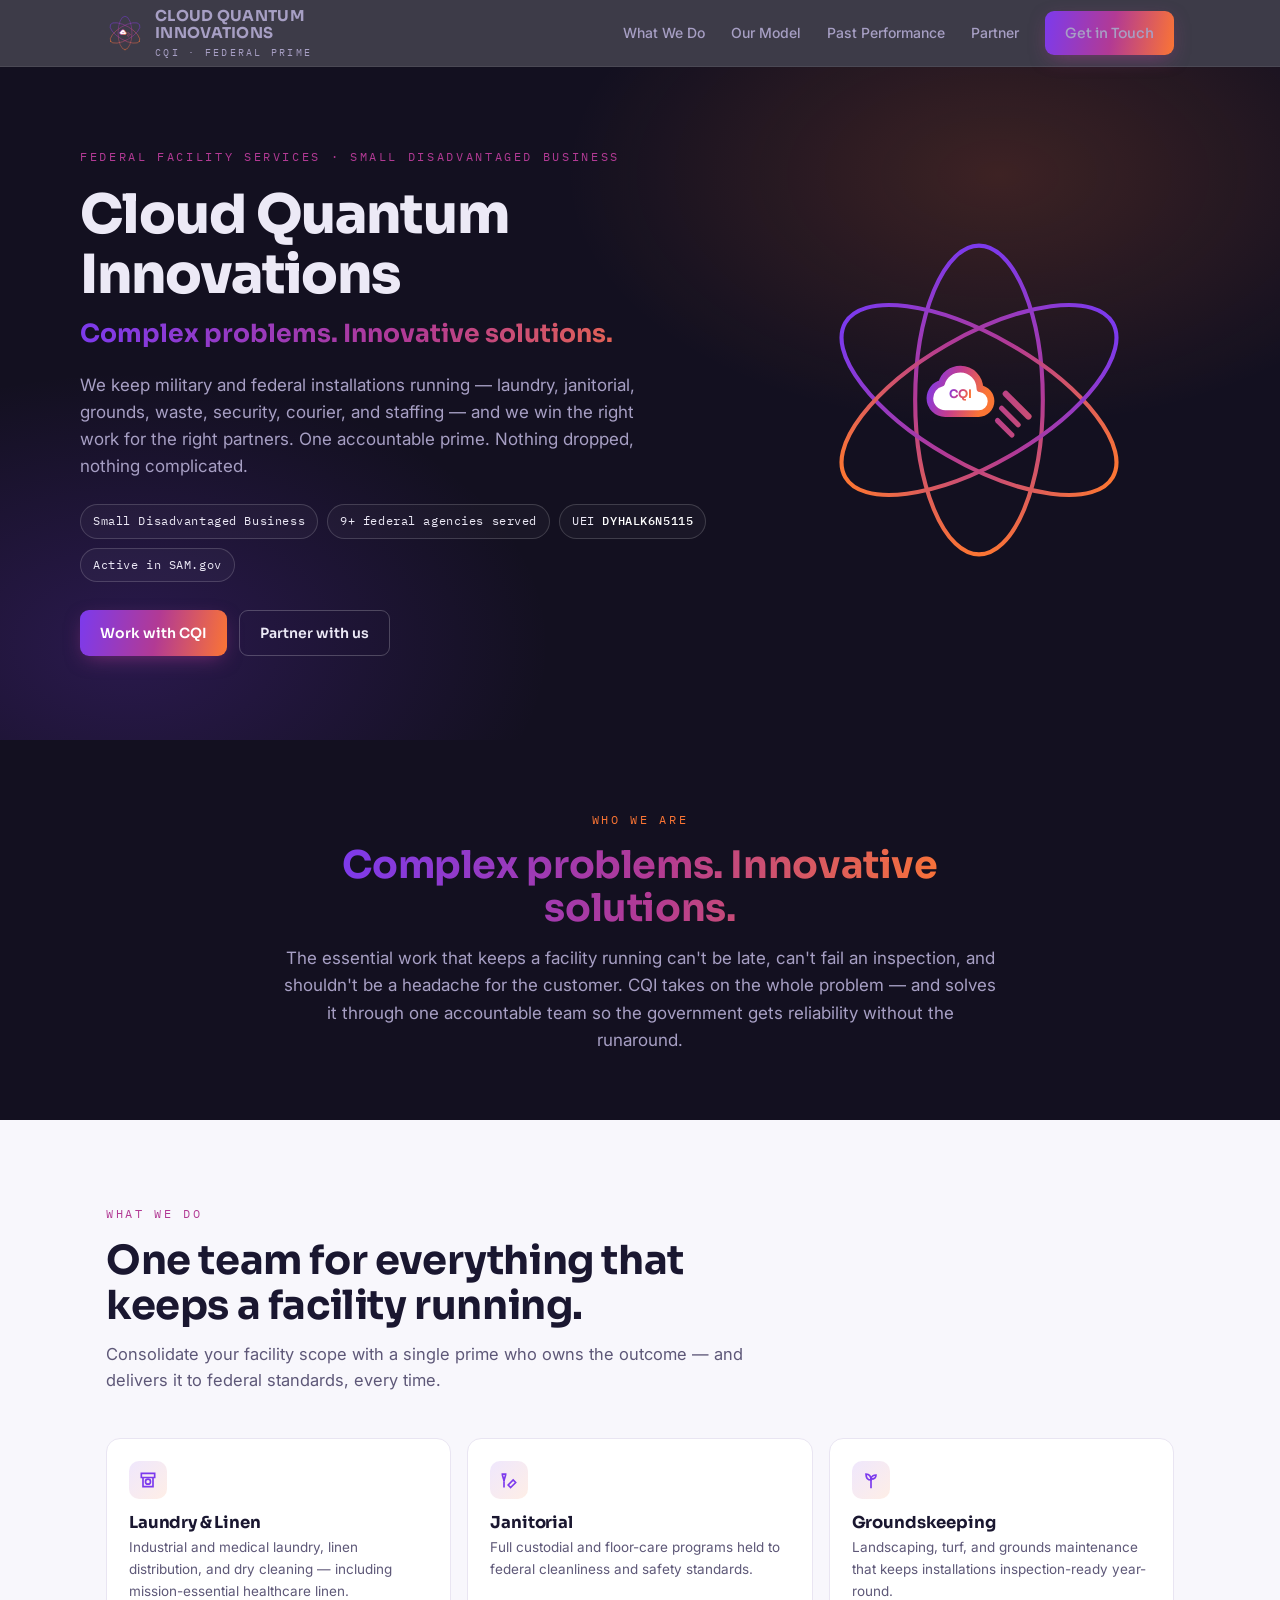
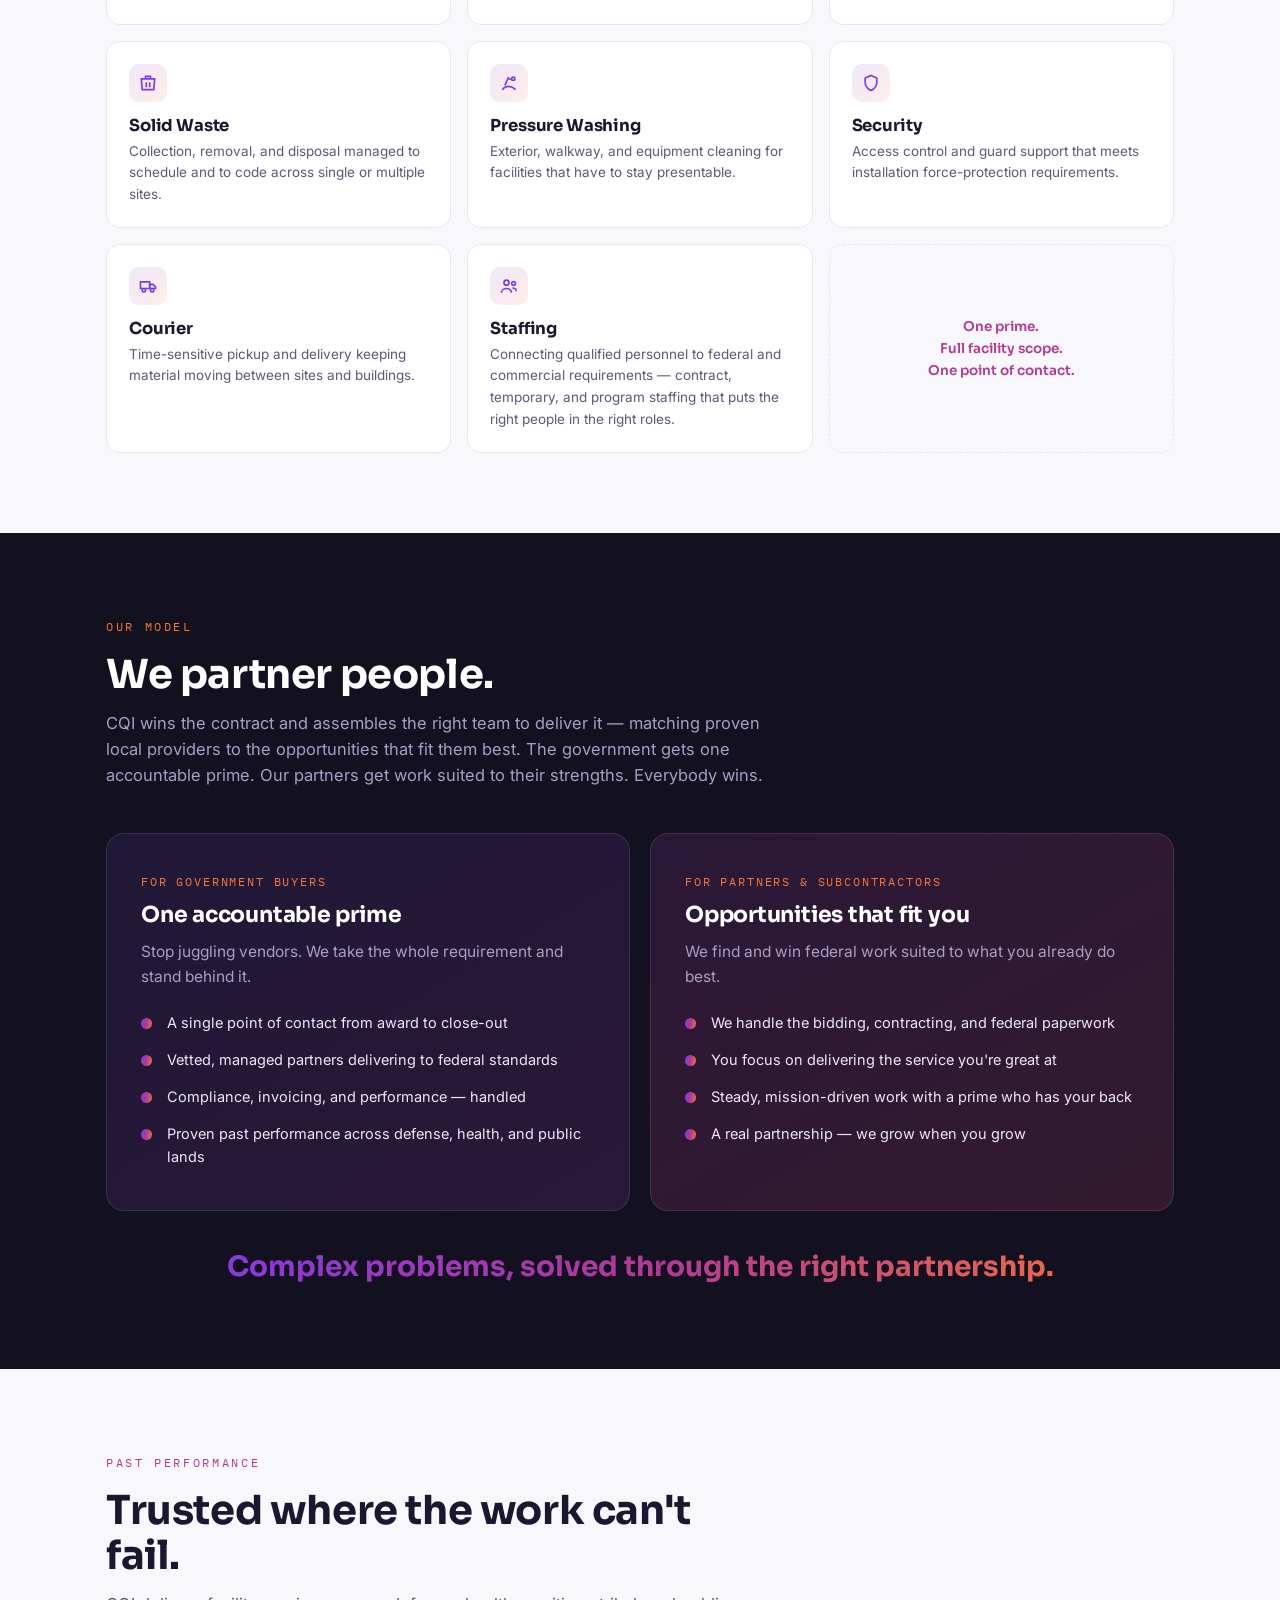
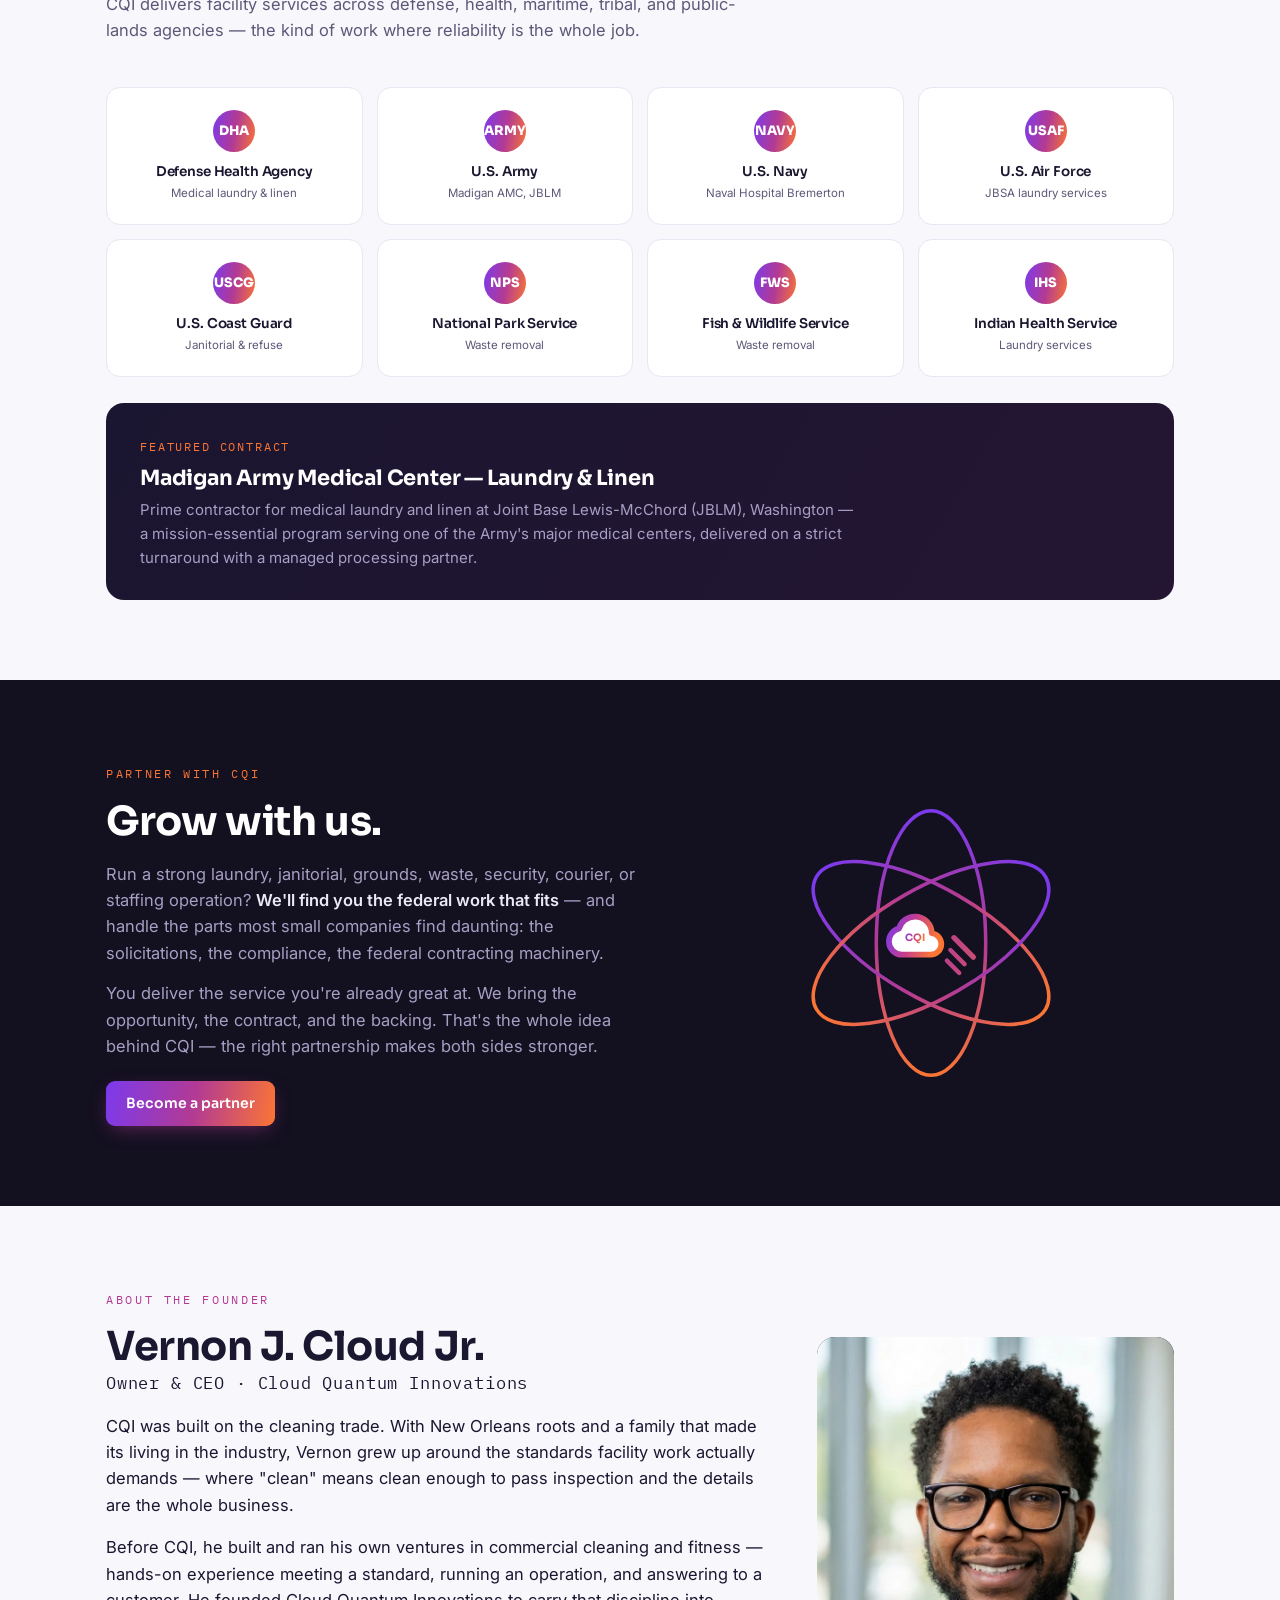
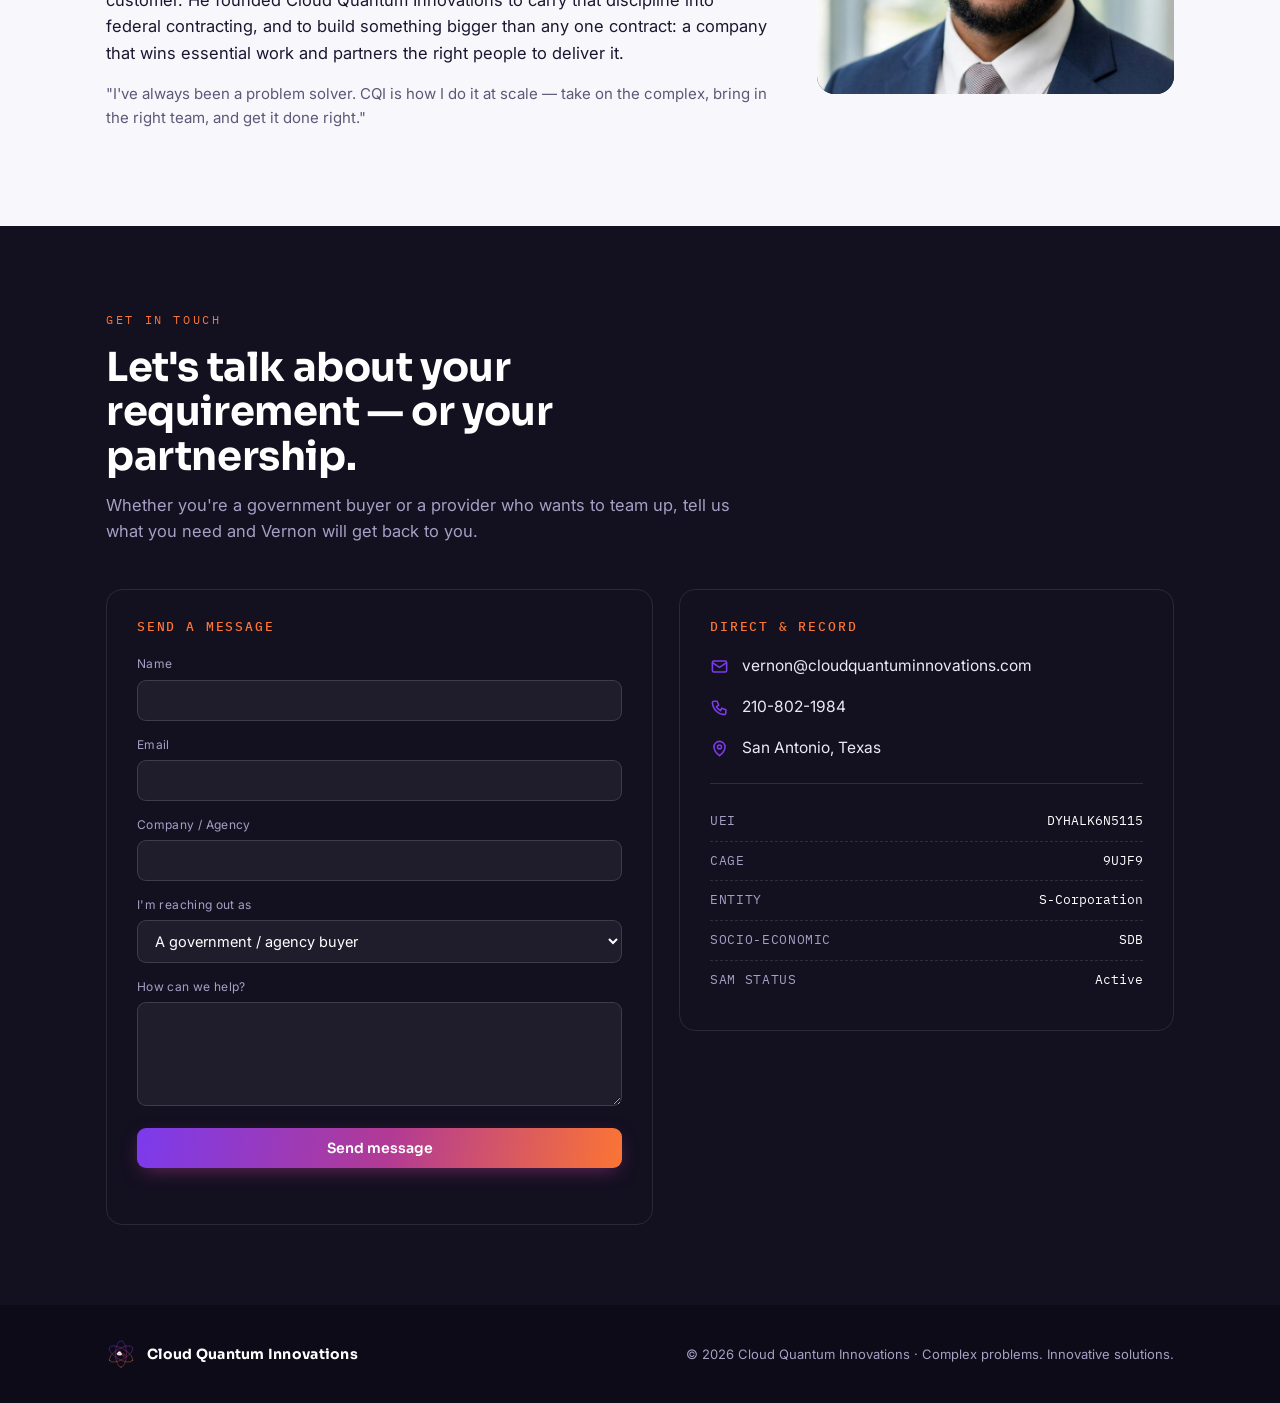
<file: contact.html>
<!DOCTYPE html>
<html lang="en">
<head>
<meta charset="UTF-8">
<meta name="viewport" content="width=device-width, initial-scale=1.0">
<title>Contact — Cloud Quantum Innovations</title>
<link rel="canonical" href="https://cloudquantuminnovations.com/#contact">
<meta http-equiv="refresh" content="0; url=index.html#contact">
<script>location.replace('index.html#contact');</script>
</head>
<body>
<p>Taking you to <a href="index.html#contact">Contact Cloud Quantum Innovations</a> — Vernon J. Cloud Jr., 210-802-1984, vernon@cloudquantuminnovations.com.</p>
</body>
</html>
</file>
